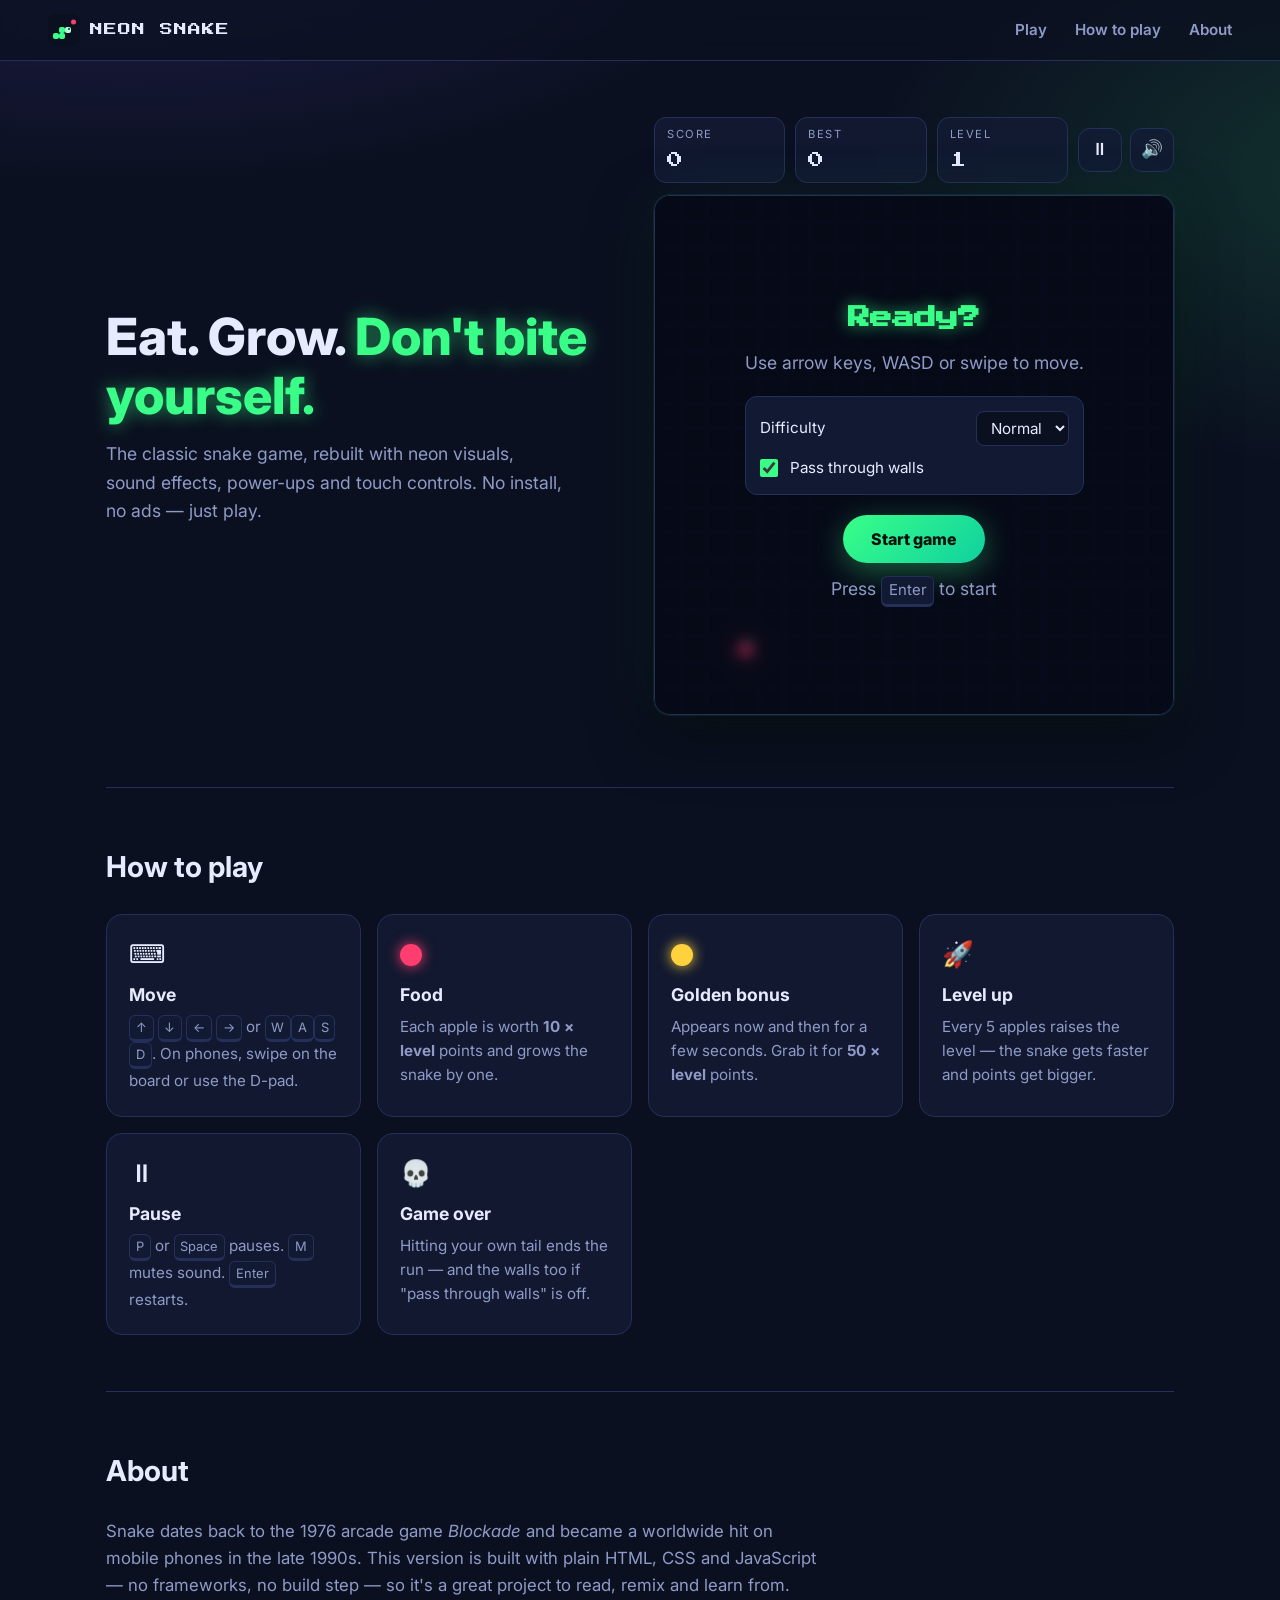
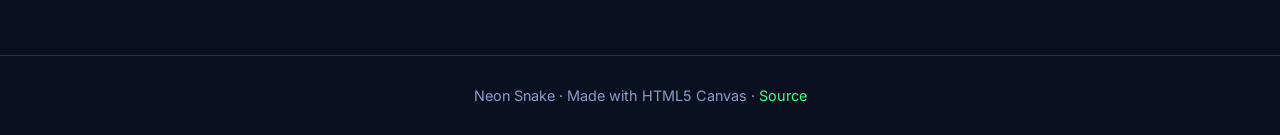
<file: index.html>
<!DOCTYPE html>
<html lang="en">
<head>
  <meta charset="UTF-8" />
  <meta name="viewport" content="width=device-width, initial-scale=1.0, viewport-fit=cover" />
  <meta name="description" content="Neon Snake — a modern, responsive take on the classic snake game. Play in your browser on desktop or mobile." />
  <meta name="theme-color" content="#0b1020" />
  <title>Neon Snake</title>
  <link rel="icon" type="image/svg+xml" href="assets/favicon.svg" />
  <link rel="manifest" href="manifest.webmanifest" />
  <link rel="preconnect" href="https://fonts.googleapis.com" />
  <link rel="preconnect" href="https://fonts.gstatic.com" crossorigin />
  <link href="https://fonts.googleapis.com/css2?family=Press+Start+2P&family=Inter:wght@400;600;800&display=swap" rel="stylesheet" />
  <link rel="stylesheet" href="css/style.css" />
</head>
<body>
  <header class="site-header">
    <a class="brand" href="#play" aria-label="Neon Snake home">
      <img src="assets/favicon.svg" alt="" width="32" height="32" />
      <span>NEON SNAKE</span>
    </a>
    <nav>
      <a href="#play">Play</a>
      <a href="#how">How to play</a>
      <a href="#about">About</a>
    </nav>
  </header>

  <main>
    <section class="hero" id="play">
      <div class="hero-text">
        <h1>Eat. Grow. <span class="glow">Don't bite yourself.</span></h1>
        <p>The classic snake game, rebuilt with neon visuals, sound effects, power-ups and touch controls. No install, no ads — just play.</p>
      </div>

      <div class="game-wrap">
        <div class="hud">
          <div class="stat"><span class="label">Score</span><span id="score" class="value">0</span></div>
          <div class="stat"><span class="label">Best</span><span id="best" class="value">0</span></div>
          <div class="stat"><span class="label">Level</span><span id="level" class="value">1</span></div>
          <div class="hud-actions">
            <button id="btn-pause" class="icon-btn" title="Pause (P / Space)" aria-label="Pause">⏸</button>
            <button id="btn-sound" class="icon-btn" title="Toggle sound (M)" aria-label="Toggle sound">🔊</button>
          </div>
        </div>

        <div class="board">
          <canvas id="game" width="600" height="600" aria-label="Snake game board" role="img"></canvas>

          <div id="overlay" class="overlay">
            <div class="panel">
              <h2 id="overlay-title">Ready?</h2>
              <p id="overlay-msg">Use arrow keys, WASD or swipe to move.</p>
              <div class="options" id="options">
                <label>Difficulty
                  <select id="difficulty">
                    <option value="easy">Easy</option>
                    <option value="normal" selected>Normal</option>
                    <option value="hard">Hard</option>
                  </select>
                </label>
                <label class="check"><input type="checkbox" id="wrap" checked /> Pass through walls</label>
              </div>
              <button id="btn-start" class="primary">Start game</button>
              <p class="hint">Press <kbd>Enter</kbd> to start</p>
            </div>
          </div>
        </div>

        <div class="dpad" aria-label="Touch controls">
          <button data-dir="up" aria-label="Up">▲</button>
          <button data-dir="left" aria-label="Left">◀</button>
          <button data-dir="down" aria-label="Down">▼</button>
          <button data-dir="right" aria-label="Right">▶</button>
        </div>
      </div>
    </section>

    <section class="how" id="how">
      <h2>How to play</h2>
      <div class="cards">
        <article class="card">
          <div class="card-icon">⌨️</div>
          <h3>Move</h3>
          <p><kbd>↑</kbd> <kbd>↓</kbd> <kbd>←</kbd> <kbd>→</kbd> or <kbd>W</kbd><kbd>A</kbd><kbd>S</kbd><kbd>D</kbd>. On phones, swipe on the board or use the D-pad.</p>
        </article>
        <article class="card">
          <div class="card-icon"><span class="dot food"></span></div>
          <h3>Food</h3>
          <p>Each apple is worth <strong>10 × level</strong> points and grows the snake by one.</p>
        </article>
        <article class="card">
          <div class="card-icon"><span class="dot bonus"></span></div>
          <h3>Golden bonus</h3>
          <p>Appears now and then for a few seconds. Grab it for <strong>50 × level</strong> points.</p>
        </article>
        <article class="card">
          <div class="card-icon">🚀</div>
          <h3>Level up</h3>
          <p>Every 5 apples raises the level — the snake gets faster and points get bigger.</p>
        </article>
        <article class="card">
          <div class="card-icon">⏸</div>
          <h3>Pause</h3>
          <p><kbd>P</kbd> or <kbd>Space</kbd> pauses. <kbd>M</kbd> mutes sound. <kbd>Enter</kbd> restarts.</p>
        </article>
        <article class="card">
          <div class="card-icon">💀</div>
          <h3>Game over</h3>
          <p>Hitting your own tail ends the run — and the walls too if "pass through walls" is off.</p>
        </article>
      </div>
    </section>

    <section class="about" id="about">
      <h2>About</h2>
      <p>Snake dates back to the 1976 arcade game <em>Blockade</em> and became a worldwide hit on mobile phones in the late 1990s. This version is built with plain HTML, CSS and JavaScript — no frameworks, no build step — so it's a great project to read, remix and learn from.</p>
    </section>
  </main>

  <footer class="site-footer">
    <p>Neon Snake · Made with HTML5 Canvas · <a href="https://github.com/" target="_blank" rel="noopener">Source</a></p>
  </footer>

  <script src="js/game.js"></script>
</body>
</html>
</file>
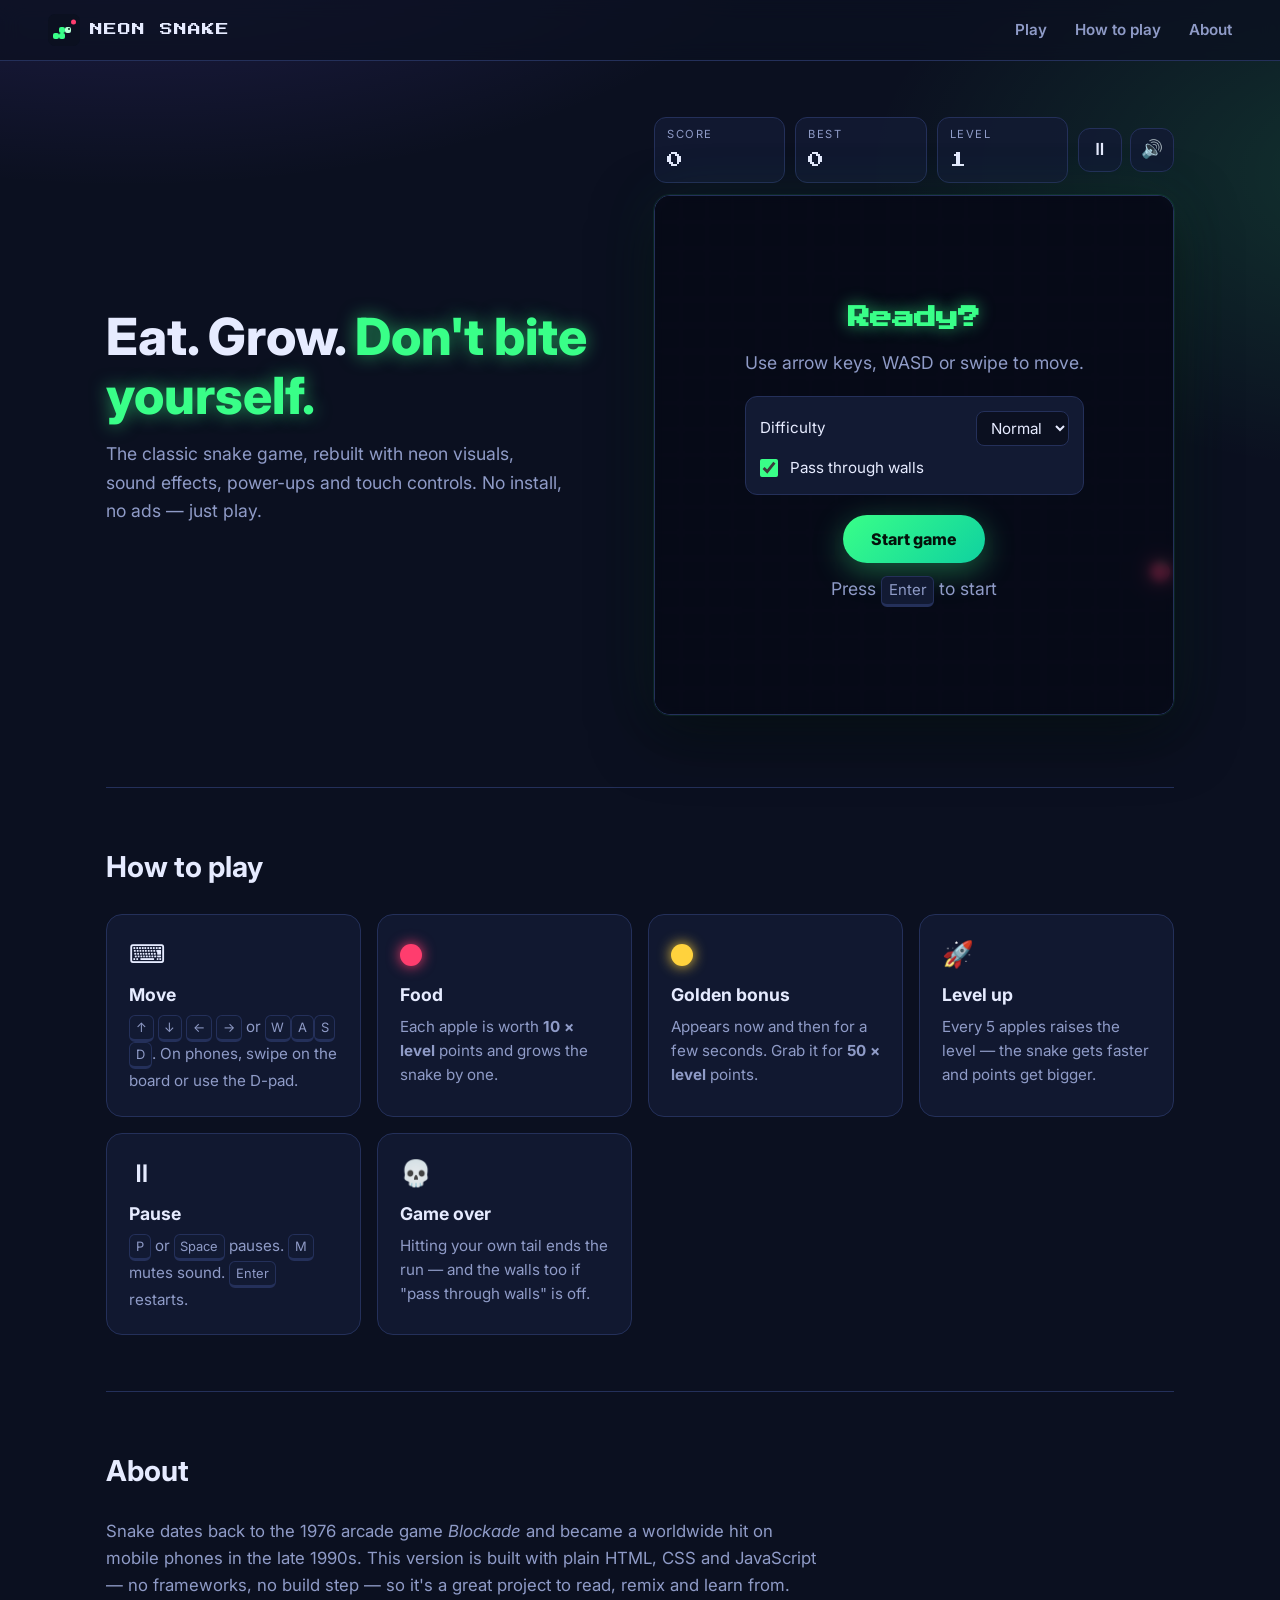
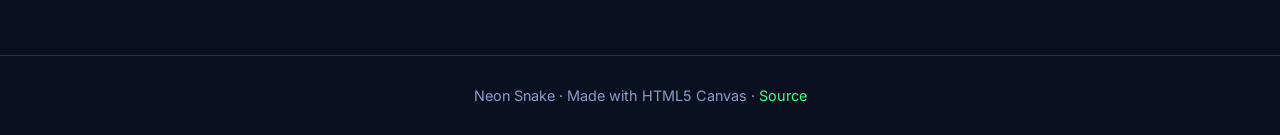
<file: snake-standalone.html>
<!DOCTYPE html>
<html lang="en">
<head>
  <meta charset="UTF-8" />
  <meta name="viewport" content="width=device-width, initial-scale=1.0, viewport-fit=cover" />
  <meta name="description" content="Neon Snake — a modern, responsive take on the classic snake game. Play in your browser on desktop or mobile." />
  <meta name="theme-color" content="#0b1020" />
  <title>Neon Snake</title>
  <link rel="icon" type="image/svg+xml" href="[data-uri]" />
  <link rel="preconnect" href="https://fonts.googleapis.com" />
  <link rel="preconnect" href="https://fonts.gstatic.com" crossorigin />
  <link href="https://fonts.googleapis.com/css2?family=Press+Start+2P&family=Inter:wght@400;600;800&display=swap" rel="stylesheet" />
  <style>
:root {
  --bg: #0b1020;
  --bg-2: #121a33;
  --panel: rgba(18, 26, 51, 0.85);
  --border: #24305a;
  --text: #e6ebff;
  --muted: #8f9bc7;
  --snake: #39ff88;
  --snake-2: #0fd1a0;
  --food: #ff3d6e;
  --bonus: #ffd23d;
  --accent: #7c5cff;
  --radius: 16px;
}

* { box-sizing: border-box; margin: 0; padding: 0; }

html { scroll-behavior: smooth; }

body {
  font-family: "Inter", system-ui, -apple-system, sans-serif;
  background:
    radial-gradient(1200px 600px at 10% -10%, rgba(124, 92, 255, 0.25), transparent 60%),
    radial-gradient(900px 500px at 110% 10%, rgba(57, 255, 136, 0.15), transparent 60%),
    var(--bg);
  color: var(--text);
  line-height: 1.6;
  min-height: 100vh;
  overflow-x: hidden;
}

a { color: var(--snake); text-decoration: none; }
a:hover { text-decoration: underline; }

kbd {
  display: inline-block;
  min-width: 1.6em;
  padding: 0.1em 0.45em;
  border: 1px solid var(--border);
  border-bottom-width: 3px;
  border-radius: 6px;
  background: var(--bg-2);
  font-family: inherit;
  font-size: 0.85em;
  text-align: center;
}

/* ---------- Header ---------- */
.site-header {
  position: sticky; top: 0; z-index: 10;
  display: flex; align-items: center; justify-content: space-between;
  padding: 14px clamp(16px, 4vw, 48px);
  background: rgba(11, 16, 32, 0.75);
  backdrop-filter: blur(10px);
  border-bottom: 1px solid var(--border);
}
.brand { display: flex; align-items: center; gap: 10px; color: var(--text); }
.brand:hover { text-decoration: none; }
.brand span { font-family: "Press Start 2P", monospace; font-size: 0.8rem; letter-spacing: 1px; }
.site-header nav { display: flex; gap: clamp(12px, 3vw, 28px); }
.site-header nav a { color: var(--muted); font-weight: 600; font-size: 0.95rem; }
.site-header nav a:hover { color: var(--text); text-decoration: none; }

/* ---------- Hero / game ---------- */
main { max-width: 1100px; margin: 0 auto; padding: 0 16px; }

.hero {
  display: grid;
  grid-template-columns: 1fr minmax(0, 520px);
  gap: 48px;
  align-items: center;
  padding: 56px 0 72px;
}

.hero h1 {
  font-size: clamp(2rem, 4.5vw, 3.2rem);
  line-height: 1.15;
  font-weight: 800;
  margin-bottom: 16px;
}
.glow {
  color: var(--snake);
  text-shadow: 0 0 18px rgba(57, 255, 136, 0.55);
}
.hero p { color: var(--muted); font-size: 1.1rem; max-width: 460px; }

.game-wrap { width: 100%; }

.hud {
  display: flex; align-items: center; gap: 10px;
  margin-bottom: 12px;
}
.stat {
  flex: 1;
  background: var(--panel);
  border: 1px solid var(--border);
  border-radius: 12px;
  padding: 8px 12px;
  display: flex; flex-direction: column;
}
.stat .label { font-size: 0.7rem; text-transform: uppercase; letter-spacing: 1.5px; color: var(--muted); }
.stat .value { font-family: "Press Start 2P", monospace; font-size: 1rem; margin-top: 4px; }
.hud-actions { display: flex; gap: 8px; }

.icon-btn {
  width: 44px; height: 44px;
  border-radius: 12px;
  border: 1px solid var(--border);
  background: var(--panel);
  color: var(--text);
  font-size: 1.1rem;
  cursor: pointer;
  transition: transform 0.1s, border-color 0.2s;
}
.icon-btn:hover { border-color: var(--snake); }
.icon-btn:active { transform: scale(0.94); }

.board {
  position: relative;
  aspect-ratio: 1 / 1;
  width: 100%;
  border-radius: var(--radius);
  overflow: hidden;
  border: 1px solid var(--border);
  box-shadow: 0 0 0 1px rgba(57, 255, 136, 0.08), 0 20px 60px rgba(0, 0, 0, 0.5), 0 0 60px rgba(57, 255, 136, 0.08);
  touch-action: none;
}
.board.shake { animation: shake 0.35s; }
@keyframes shake {
  0%, 100% { transform: translate(0, 0); }
  20% { transform: translate(-6px, 3px); }
  40% { transform: translate(5px, -4px); }
  60% { transform: translate(-4px, 2px); }
  80% { transform: translate(3px, -2px); }
}

canvas { display: block; width: 100%; height: 100%; background: #070b18; }

.overlay {
  position: absolute; inset: 0;
  display: flex; align-items: center; justify-content: center;
  background: rgba(7, 11, 24, 0.72);
  backdrop-filter: blur(4px);
  transition: opacity 0.25s;
  padding: 16px;
}
.overlay.hidden { opacity: 0; pointer-events: none; }

.panel { text-align: center; max-width: 340px; }
.panel h2 {
  font-family: "Press Start 2P", monospace;
  font-size: clamp(1rem, 4vw, 1.4rem);
  color: var(--snake);
  text-shadow: 0 0 16px rgba(57, 255, 136, 0.6);
  margin-bottom: 14px;
  line-height: 1.5;
}
.panel p { color: var(--muted); margin-bottom: 18px; }

.options {
  display: flex; flex-direction: column; gap: 10px;
  margin-bottom: 20px; text-align: left;
  background: var(--bg-2); border: 1px solid var(--border);
  padding: 14px; border-radius: 12px;
}
.options label { display: flex; justify-content: space-between; align-items: center; gap: 12px; font-size: 0.95rem; }
.options label.check { justify-content: flex-start; cursor: pointer; }
.options select {
  background: var(--bg); color: var(--text);
  border: 1px solid var(--border); border-radius: 8px;
  padding: 6px 10px; font: inherit;
}
.options input[type="checkbox"] { accent-color: var(--snake); width: 18px; height: 18px; }

.primary {
  font: 800 1rem "Inter", sans-serif;
  padding: 14px 28px;
  border: none; border-radius: 999px;
  background: linear-gradient(135deg, var(--snake), var(--snake-2));
  color: #04120b;
  cursor: pointer;
  box-shadow: 0 8px 30px rgba(57, 255, 136, 0.35);
  transition: transform 0.12s, box-shadow 0.2s;
}
.primary:hover { transform: translateY(-2px); box-shadow: 0 12px 36px rgba(57, 255, 136, 0.5); }
.primary:active { transform: translateY(0); }
.hint { font-size: 0.8rem; margin-top: 12px; margin-bottom: 0 !important; }

/* D-pad (shown on touch devices) */
.dpad {
  display: none;
  grid-template-columns: repeat(3, 64px);
  grid-template-rows: repeat(2, 64px);
  gap: 8px;
  justify-content: center;
  margin-top: 16px;
}
.dpad button {
  border-radius: 14px;
  border: 1px solid var(--border);
  background: var(--panel);
  color: var(--text);
  font-size: 1.3rem;
  touch-action: manipulation;
}
.dpad button:active { background: var(--snake); color: #04120b; }
.dpad [data-dir="up"] { grid-column: 2; grid-row: 1; }
.dpad [data-dir="left"] { grid-column: 1; grid-row: 2; }
.dpad [data-dir="down"] { grid-column: 2; grid-row: 2; }
.dpad [data-dir="right"] { grid-column: 3; grid-row: 2; }
@media (hover: none) and (pointer: coarse) { .dpad { display: grid; } }

/* ---------- How to play ---------- */
.how, .about { padding: 56px 0; border-top: 1px solid var(--border); }
.how h2, .about h2 { font-size: 1.8rem; margin-bottom: 24px; }

.cards {
  display: grid;
  grid-template-columns: repeat(auto-fit, minmax(240px, 1fr));
  gap: 16px;
}
.card {
  background: var(--panel);
  border: 1px solid var(--border);
  border-radius: var(--radius);
  padding: 22px;
  transition: transform 0.2s, border-color 0.2s;
}
.card:hover { transform: translateY(-4px); border-color: var(--accent); }
.card-icon { font-size: 1.6rem; height: 36px; display: flex; align-items: center; margin-bottom: 8px; }
.card h3 { font-size: 1.1rem; margin-bottom: 6px; }
.card p { color: var(--muted); font-size: 0.95rem; }

.dot { width: 22px; height: 22px; border-radius: 50%; display: inline-block; }
.dot.food { background: var(--food); box-shadow: 0 0 14px var(--food); }
.dot.bonus { background: var(--bonus); box-shadow: 0 0 14px var(--bonus); }

.about p { color: var(--muted); max-width: 720px; font-size: 1.05rem; }

/* ---------- Footer ---------- */
.site-footer {
  text-align: center;
  padding: 28px 16px;
  color: var(--muted);
  font-size: 0.9rem;
  border-top: 1px solid var(--border);
}

/* ---------- Responsive ---------- */
@media (max-width: 860px) {
  .hero { grid-template-columns: 1fr; gap: 28px; padding-top: 32px; }
  .hero-text { text-align: center; }
  .hero p { margin: 0 auto; }
  .game-wrap { max-width: 520px; margin: 0 auto; }
}
@media (max-width: 480px) {
  .brand span { display: none; }
  .stat .value { font-size: 0.85rem; }
  .icon-btn { width: 40px; height: 40px; }
}

@media (prefers-reduced-motion: reduce) {
  * { animation: none !important; transition: none !important; scroll-behavior: auto !important; }
}
</style>
</head>
<body>
  <header class="site-header">
    <a class="brand" href="#play" aria-label="Neon Snake home">
      <img src="[data-uri]" alt="" width="32" height="32" />
      <span>NEON SNAKE</span>
    </a>
    <nav>
      <a href="#play">Play</a>
      <a href="#how">How to play</a>
      <a href="#about">About</a>
    </nav>
  </header>

  <main>
    <section class="hero" id="play">
      <div class="hero-text">
        <h1>Eat. Grow. <span class="glow">Don't bite yourself.</span></h1>
        <p>The classic snake game, rebuilt with neon visuals, sound effects, power-ups and touch controls. No install, no ads — just play.</p>
      </div>

      <div class="game-wrap">
        <div class="hud">
          <div class="stat"><span class="label">Score</span><span id="score" class="value">0</span></div>
          <div class="stat"><span class="label">Best</span><span id="best" class="value">0</span></div>
          <div class="stat"><span class="label">Level</span><span id="level" class="value">1</span></div>
          <div class="hud-actions">
            <button id="btn-pause" class="icon-btn" title="Pause (P / Space)" aria-label="Pause">⏸</button>
            <button id="btn-sound" class="icon-btn" title="Toggle sound (M)" aria-label="Toggle sound">🔊</button>
          </div>
        </div>

        <div class="board">
          <canvas id="game" width="600" height="600" aria-label="Snake game board" role="img"></canvas>

          <div id="overlay" class="overlay">
            <div class="panel">
              <h2 id="overlay-title">Ready?</h2>
              <p id="overlay-msg">Use arrow keys, WASD or swipe to move.</p>
              <div class="options" id="options">
                <label>Difficulty
                  <select id="difficulty">
                    <option value="easy">Easy</option>
                    <option value="normal" selected>Normal</option>
                    <option value="hard">Hard</option>
                  </select>
                </label>
                <label class="check"><input type="checkbox" id="wrap" checked /> Pass through walls</label>
              </div>
              <button id="btn-start" class="primary">Start game</button>
              <p class="hint">Press <kbd>Enter</kbd> to start</p>
            </div>
          </div>
        </div>

        <div class="dpad" aria-label="Touch controls">
          <button data-dir="up" aria-label="Up">▲</button>
          <button data-dir="left" aria-label="Left">◀</button>
          <button data-dir="down" aria-label="Down">▼</button>
          <button data-dir="right" aria-label="Right">▶</button>
        </div>
      </div>
    </section>

    <section class="how" id="how">
      <h2>How to play</h2>
      <div class="cards">
        <article class="card">
          <div class="card-icon">⌨️</div>
          <h3>Move</h3>
          <p><kbd>↑</kbd> <kbd>↓</kbd> <kbd>←</kbd> <kbd>→</kbd> or <kbd>W</kbd><kbd>A</kbd><kbd>S</kbd><kbd>D</kbd>. On phones, swipe on the board or use the D-pad.</p>
        </article>
        <article class="card">
          <div class="card-icon"><span class="dot food"></span></div>
          <h3>Food</h3>
          <p>Each apple is worth <strong>10 × level</strong> points and grows the snake by one.</p>
        </article>
        <article class="card">
          <div class="card-icon"><span class="dot bonus"></span></div>
          <h3>Golden bonus</h3>
          <p>Appears now and then for a few seconds. Grab it for <strong>50 × level</strong> points.</p>
        </article>
        <article class="card">
          <div class="card-icon">🚀</div>
          <h3>Level up</h3>
          <p>Every 5 apples raises the level — the snake gets faster and points get bigger.</p>
        </article>
        <article class="card">
          <div class="card-icon">⏸</div>
          <h3>Pause</h3>
          <p><kbd>P</kbd> or <kbd>Space</kbd> pauses. <kbd>M</kbd> mutes sound. <kbd>Enter</kbd> restarts.</p>
        </article>
        <article class="card">
          <div class="card-icon">💀</div>
          <h3>Game over</h3>
          <p>Hitting your own tail ends the run — and the walls too if "pass through walls" is off.</p>
        </article>
      </div>
    </section>

    <section class="about" id="about">
      <h2>About</h2>
      <p>Snake dates back to the 1976 arcade game <em>Blockade</em> and became a worldwide hit on mobile phones in the late 1990s. This version is built with plain HTML, CSS and JavaScript — no frameworks, no build step — so it's a great project to read, remix and learn from.</p>
    </section>
  </main>

  <footer class="site-footer">
    <p>Neon Snake · Made with HTML5 Canvas · <a href="https://github.com/" target="_blank" rel="noopener">Source</a></p>
  </footer>

  <script>
/**
 * Neon Snake — classic snake game on HTML5 Canvas.
 * No dependencies. See README.md for details.
 */
(() => {
  "use strict";

  // ---------- Config ----------
  const GRID = 20;                       // cells per side
  const FOODS_PER_LEVEL = 5;             // apples needed to level up
  const BONUS_CHANCE = 0.25;             // chance a bonus spawns after eating
  const BONUS_LIFETIME = 5000;           // ms
  const SPEEDS = {                       // ms per step at level 1, min ms
    easy:   { start: 160, min: 90,  step: 8 },
    normal: { start: 120, min: 60,  step: 8 },
    hard:   { start: 85,  min: 40,  step: 6 },
  };
  const COLORS = {
    grid: "rgba(255,255,255,0.035)",
    head: "#b6ffd6",
    body1: [57, 255, 136],
    body2: [15, 209, 160],
    food: "#ff3d6e",
    bonus: "#ffd23d",
  };
  const STORAGE_KEY = "neon-snake-best";

  // ---------- DOM ----------
  const $ = (id) => document.getElementById(id);
  const canvas = $("game");
  const ctx = canvas.getContext("2d");
  const board = canvas.parentElement;
  const overlay = $("overlay");
  const overlayTitle = $("overlay-title");
  const overlayMsg = $("overlay-msg");
  const optionsEl = $("options");
  const btnStart = $("btn-start");
  const btnPause = $("btn-pause");
  const btnSound = $("btn-sound");
  const scoreEl = $("score");
  const bestEl = $("best");
  const levelEl = $("level");
  const difficultyEl = $("difficulty");
  const wrapEl = $("wrap");

  // ---------- Storage (safe) ----------
  const store = {
    get(key, fallback) {
      try { const v = localStorage.getItem(key); return v === null ? fallback : v; }
      catch { return fallback; }
    },
    set(key, value) { try { localStorage.setItem(key, value); } catch { /* ignore */ } },
  };

  // ---------- Sound ----------
  const sound = {
    enabled: store.get("neon-snake-sound", "1") === "1",
    ctx: null,
    play(freq, duration = 0.08, type = "square", vol = 0.06, slideTo = null) {
      if (!this.enabled) return;
      try {
        this.ctx = this.ctx || new (window.AudioContext || window.webkitAudioContext)();
        const t = this.ctx.currentTime;
        const osc = this.ctx.createOscillator();
        const gain = this.ctx.createGain();
        osc.type = type;
        osc.frequency.setValueAtTime(freq, t);
        if (slideTo) osc.frequency.exponentialRampToValueAtTime(slideTo, t + duration);
        gain.gain.setValueAtTime(vol, t);
        gain.gain.exponentialRampToValueAtTime(0.0001, t + duration);
        osc.connect(gain).connect(this.ctx.destination);
        osc.start(t);
        osc.stop(t + duration);
      } catch { /* audio unavailable */ }
    },
    eat()    { this.play(520, 0.07, "square", 0.05, 880); },
    bonus()  { this.play(660, 0.08); setTimeout(() => this.play(990, 0.12), 70); },
    level()  { [523, 659, 784, 1046].forEach((f, i) => setTimeout(() => this.play(f, 0.1, "triangle", 0.07), i * 80)); },
    die()    { this.play(300, 0.45, "sawtooth", 0.07, 60); },
  };

  // ---------- State ----------
  let snake, dir, dirQueue, food, bonus, score, level, eaten;
  let state = "ready";                    // ready | running | paused | over
  let best = parseInt(store.get(STORAGE_KEY, "0"), 10) || 0;
  let lastTime = 0, acc = 0;
  let particles = [];
  let cell = 30;                          // pixel size of a cell (recomputed on resize)

  const DIRS = {
    up:    { x: 0,  y: -1 },
    down:  { x: 0,  y: 1 },
    left:  { x: -1, y: 0 },
    right: { x: 1,  y: 0 },
  };

  // ---------- Setup ----------
  function resize() {
    const dpr = Math.min(window.devicePixelRatio || 1, 2);
    const size = board.clientWidth;
    canvas.width = Math.round(size * dpr);
    canvas.height = Math.round(size * dpr);
    ctx.setTransform(dpr, 0, 0, dpr, 0, 0);
    cell = size / GRID;
    draw(0);
  }

  function reset() {
    const mid = Math.floor(GRID / 2);
    snake = [
      { x: mid, y: mid },
      { x: mid - 1, y: mid },
      { x: mid - 2, y: mid },
    ];
    dir = DIRS.right;
    dirQueue = [];
    score = 0;
    level = 1;
    eaten = 0;
    bonus = null;
    particles = [];
    food = randomFreeCell();
    updateHud();
  }

  function randomFreeCell() {
    const taken = new Set(snake.map((s) => s.x + "," + s.y));
    if (food) taken.add(food.x + "," + food.y);
    if (bonus) taken.add(bonus.x + "," + bonus.y);
    const free = [];
    for (let x = 0; x < GRID; x++)
      for (let y = 0; y < GRID; y++)
        if (!taken.has(x + "," + y)) free.push({ x, y });
    return free.length ? free[Math.floor(Math.random() * free.length)] : null;
  }

  function stepInterval() {
    const s = SPEEDS[difficultyEl.value] || SPEEDS.normal;
    return Math.max(s.min, s.start - (level - 1) * s.step);
  }

  // ---------- Game flow ----------
  function start() {
    sound.ctx && sound.ctx.resume && sound.ctx.resume();
    reset();
    state = "running";
    acc = 0;
    hideOverlay();
    btnPause.textContent = "⏸";
  }

  function togglePause() {
    if (state === "running") {
      state = "paused";
      btnPause.textContent = "▶";
      showOverlay("Paused", "Press P, Space or the button to resume.", false, "Resume");
    } else if (state === "paused") {
      state = "running";
      btnPause.textContent = "⏸";
      hideOverlay();
    }
  }

  function gameOver() {
    state = "over";
    sound.die();
    board.classList.remove("shake");
    void board.offsetWidth; // restart animation
    board.classList.add("shake");
    const isRecord = score > best && score > 0;
    if (score > best) {
      best = score;
      store.set(STORAGE_KEY, String(best));
    }
    updateHud();
    setTimeout(() => {
      showOverlay(
        isRecord ? "New record!" : "Game over",
        `You scored ${score} points and reached level ${level}. Snake length: ${snake.length}.`,
        true,
        "Play again"
      );
    }, 450);
  }

  function update() {
    if (dirQueue.length) dir = dirQueue.shift();

    const head = snake[0];
    let nx = head.x + dir.x;
    let ny = head.y + dir.y;

    if (wrapEl.checked) {
      nx = (nx + GRID) % GRID;
      ny = (ny + GRID) % GRID;
    } else if (nx < 0 || ny < 0 || nx >= GRID || ny >= GRID) {
      return gameOver();
    }

    const willEat = food && nx === food.x && ny === food.y;
    // The tail moves away this step unless we're growing, so it's safe to enter
    const body = willEat ? snake : snake.slice(0, -1);
    if (body.some((s) => s.x === nx && s.y === ny)) return gameOver();

    snake.unshift({ x: nx, y: ny });

    if (willEat) {
      eaten++;
      score += 10 * level;
      burst(nx, ny, COLORS.food);
      sound.eat();
      if (eaten % FOODS_PER_LEVEL === 0) {
        level++;
        sound.level();
      }
      food = randomFreeCell();
      if (!bonus && Math.random() < BONUS_CHANCE) {
        const c = randomFreeCell();
        if (c) bonus = { ...c, expires: performance.now() + BONUS_LIFETIME };
      }
      if (!food) return win();
    } else {
      snake.pop();
    }

    if (bonus && nx === bonus.x && ny === bonus.y) {
      score += 50 * level;
      burst(nx, ny, COLORS.bonus, 26);
      sound.bonus();
      bonus = null;
    }

    updateHud();
  }

  function win() {
    state = "over";
    if (score > best) { best = score; store.set(STORAGE_KEY, String(best)); }
    updateHud();
    showOverlay("You win!", `You filled the whole board with ${score} points. Legendary.`, true, "Play again");
  }

  // ---------- Particles ----------
  function burst(gx, gy, color, count = 14) {
    const cx = (gx + 0.5), cy = (gy + 0.5);
    for (let i = 0; i < count; i++) {
      const a = Math.random() * Math.PI * 2;
      const sp = 2 + Math.random() * 5;
      particles.push({ x: cx, y: cy, vx: Math.cos(a) * sp, vy: Math.sin(a) * sp, life: 1, color });
    }
  }

  function updateParticles(dt) {
    const s = dt / 1000;
    particles = particles.filter((p) => {
      p.x += p.vx * s;
      p.y += p.vy * s;
      p.life -= s * 2;
      return p.life > 0;
    });
  }

  // ---------- Rendering ----------
  function draw(now) {
    const size = cell * GRID;
    ctx.clearRect(0, 0, size, size);

    // grid
    ctx.strokeStyle = COLORS.grid;
    ctx.lineWidth = 1;
    ctx.beginPath();
    for (let i = 1; i < GRID; i++) {
      ctx.moveTo(i * cell, 0); ctx.lineTo(i * cell, size);
      ctx.moveTo(0, i * cell); ctx.lineTo(size, i * cell);
    }
    ctx.stroke();

    if (!snake) return;

    // food (pulsing)
    const pulse = 1 + Math.sin(now / 180) * 0.08;
    if (food) drawOrb(food.x, food.y, COLORS.food, 0.36 * pulse);

    // bonus (blinks when about to expire)
    if (bonus) {
      const left = bonus.expires - now;
      if (left > 1500 || Math.floor(now / 120) % 2 === 0) {
        drawOrb(bonus.x, bonus.y, COLORS.bonus, 0.4 * pulse, true);
      }
      // timer ring
      ctx.strokeStyle = "rgba(255,210,61,0.6)";
      ctx.lineWidth = 2;
      ctx.beginPath();
      ctx.arc((bonus.x + 0.5) * cell, (bonus.y + 0.5) * cell, cell * 0.55,
        -Math.PI / 2, -Math.PI / 2 + Math.PI * 2 * Math.max(0, left / BONUS_LIFETIME));
      ctx.stroke();
    }

    // snake
    const n = snake.length;
    for (let i = n - 1; i >= 0; i--) {
      const s = snake[i];
      const t = n > 1 ? i / (n - 1) : 0;
      const [r1, g1, b1] = COLORS.body1, [r2, g2, b2] = COLORS.body2;
      const r = Math.round(r1 + (r2 - r1) * t);
      const g = Math.round(g1 + (g2 - g1) * t);
      const b = Math.round(b1 + (b2 - b1) * t);
      const pad = cell * (0.08 + t * 0.06);
      ctx.shadowColor = `rgba(${r},${g},${b},0.7)`;
      ctx.shadowBlur = i === 0 ? 18 : 8;
      ctx.fillStyle = i === 0 ? COLORS.head : `rgb(${r},${g},${b})`;
      roundRect(s.x * cell + pad, s.y * cell + pad, cell - pad * 2, cell - pad * 2, cell * 0.28);
      ctx.fill();
    }
    ctx.shadowBlur = 0;

    // eyes
    const h = snake[0];
    const cx = (h.x + 0.5) * cell, cy = (h.y + 0.5) * cell;
    const ex = dir.y !== 0 ? cell * 0.18 : 0;
    const ey = dir.x !== 0 ? cell * 0.18 : 0;
    const fx = dir.x * cell * 0.12, fy = dir.y * cell * 0.12;
    ctx.fillStyle = "#04120b";
    [[1], [-1]].forEach(([k]) => {
      ctx.beginPath();
      ctx.arc(cx + fx + ex * k, cy + fy + ey * k, cell * 0.08, 0, Math.PI * 2);
      ctx.fill();
    });

    // particles
    particles.forEach((p) => {
      ctx.globalAlpha = Math.max(0, p.life);
      ctx.fillStyle = p.color;
      ctx.beginPath();
      ctx.arc(p.x * cell, p.y * cell, cell * 0.09, 0, Math.PI * 2);
      ctx.fill();
    });
    ctx.globalAlpha = 1;
  }

  function drawOrb(gx, gy, color, radius, star = false) {
    const cx = (gx + 0.5) * cell, cy = (gy + 0.5) * cell;
    ctx.shadowColor = color;
    ctx.shadowBlur = 20;
    ctx.fillStyle = color;
    ctx.beginPath();
    if (star) {
      const spikes = 5, outer = cell * radius, inner = outer * 0.5;
      for (let i = 0; i < spikes * 2; i++) {
        const rr = i % 2 === 0 ? outer : inner;
        const a = (Math.PI / spikes) * i - Math.PI / 2;
        ctx.lineTo(cx + Math.cos(a) * rr, cy + Math.sin(a) * rr);
      }
      ctx.closePath();
    } else {
      ctx.arc(cx, cy, cell * radius, 0, Math.PI * 2);
    }
    ctx.fill();
    ctx.shadowBlur = 0;
    if (!star) {
      // little leaf
      ctx.fillStyle = "#39ff88";
      ctx.beginPath();
      ctx.ellipse(cx + cell * 0.1, cy - cell * 0.32, cell * 0.1, cell * 0.05, -0.6, 0, Math.PI * 2);
      ctx.fill();
    }
  }

  function roundRect(x, y, w, h, r) {
    ctx.beginPath();
    ctx.moveTo(x + r, y);
    ctx.arcTo(x + w, y, x + w, y + h, r);
    ctx.arcTo(x + w, y + h, x, y + h, r);
    ctx.arcTo(x, y + h, x, y, r);
    ctx.arcTo(x, y, x + w, y, r);
    ctx.closePath();
  }

  // ---------- Main loop ----------
  function loop(now) {
    const dt = lastTime ? Math.min(now - lastTime, 100) : 16;
    lastTime = now;

    if (state === "running") {
      acc += dt;
      const interval = stepInterval();
      while (acc >= interval && state === "running") {
        acc -= interval;
        update();
      }
      if (bonus && now > bonus.expires) bonus = null;
    }
    updateParticles(dt);
    draw(now);
    requestAnimationFrame(loop);
  }

  // ---------- UI helpers ----------
  function updateHud() {
    scoreEl.textContent = score;
    bestEl.textContent = Math.max(best, score);
    levelEl.textContent = level;
  }

  function showOverlay(title, msg, showOptions, buttonText) {
    overlayTitle.textContent = title;
    overlayMsg.textContent = msg;
    optionsEl.style.display = showOptions ? "" : "none";
    btnStart.textContent = buttonText;
    overlay.classList.remove("hidden");
  }
  function hideOverlay() { overlay.classList.add("hidden"); }

  function updateSoundBtn() { btnSound.textContent = sound.enabled ? "🔊" : "🔇"; }

  // ---------- Input ----------
  function queueDir(name) {
    const d = DIRS[name];
    if (!d || state !== "running") return;
    const last = dirQueue.length ? dirQueue[dirQueue.length - 1] : dir;
    if (d === last || (d.x === -last.x && d.y === -last.y)) return; // no reverse
    if (dirQueue.length < 3) dirQueue.push(d);
  }

  const KEYMAP = {
    ArrowUp: "up", KeyW: "up",
    ArrowDown: "down", KeyS: "down",
    ArrowLeft: "left", KeyA: "left",
    ArrowRight: "right", KeyD: "right",
  };

  document.addEventListener("keydown", (e) => {
    if (e.target.tagName === "SELECT") return;
    if (KEYMAP[e.code]) {
      if (state === "running") e.preventDefault();
      queueDir(KEYMAP[e.code]);
    } else if (e.code === "KeyP" || e.code === "Space") {
      if (state === "running" || state === "paused") { e.preventDefault(); togglePause(); }
    } else if (e.code === "Enter") {
      if (state === "ready" || state === "over") { e.preventDefault(); start(); }
      else if (state === "paused") { e.preventDefault(); togglePause(); }
    } else if (e.code === "KeyM") {
      toggleSound();
    }
  });

  // swipe
  let touchStart = null;
  board.addEventListener("touchstart", (e) => {
    const t = e.touches[0];
    touchStart = { x: t.clientX, y: t.clientY };
  }, { passive: true });
  board.addEventListener("touchmove", (e) => {
    if (!touchStart) return;
    const t = e.touches[0];
    const dx = t.clientX - touchStart.x, dy = t.clientY - touchStart.y;
    if (Math.max(Math.abs(dx), Math.abs(dy)) < 24) return;
    queueDir(Math.abs(dx) > Math.abs(dy) ? (dx > 0 ? "right" : "left") : (dy > 0 ? "down" : "up"));
    touchStart = { x: t.clientX, y: t.clientY };
  }, { passive: true });
  board.addEventListener("touchend", () => { touchStart = null; });

  // d-pad
  document.querySelectorAll(".dpad button").forEach((b) => {
    b.addEventListener("pointerdown", (e) => { e.preventDefault(); queueDir(b.dataset.dir); });
  });

  function toggleSound() {
    sound.enabled = !sound.enabled;
    store.set("neon-snake-sound", sound.enabled ? "1" : "0");
    updateSoundBtn();
  }

  btnStart.addEventListener("click", () => (state === "paused" ? togglePause() : start()));
  btnPause.addEventListener("click", () => {
    if (state === "running" || state === "paused") togglePause();
  });
  btnSound.addEventListener("click", toggleSound);

  // auto-pause when tab is hidden
  document.addEventListener("visibilitychange", () => {
    if (document.hidden && state === "running") togglePause();
  });

  window.addEventListener("resize", resize);

  // ---------- Init ----------
  reset();
  updateSoundBtn();
  resize();
  requestAnimationFrame(loop);
})();
</script>
</body>
</html>
</file>
<file: css/style.css>
:root {
  --bg: #0b1020;
  --bg-2: #121a33;
  --panel: rgba(18, 26, 51, 0.85);
  --border: #24305a;
  --text: #e6ebff;
  --muted: #8f9bc7;
  --snake: #39ff88;
  --snake-2: #0fd1a0;
  --food: #ff3d6e;
  --bonus: #ffd23d;
  --accent: #7c5cff;
  --radius: 16px;
}

* { box-sizing: border-box; margin: 0; padding: 0; }

html { scroll-behavior: smooth; }

body {
  font-family: "Inter", system-ui, -apple-system, sans-serif;
  background:
    radial-gradient(1200px 600px at 10% -10%, rgba(124, 92, 255, 0.25), transparent 60%),
    radial-gradient(900px 500px at 110% 10%, rgba(57, 255, 136, 0.15), transparent 60%),
    var(--bg);
  color: var(--text);
  line-height: 1.6;
  min-height: 100vh;
  overflow-x: hidden;
}

a { color: var(--snake); text-decoration: none; }
a:hover { text-decoration: underline; }

kbd {
  display: inline-block;
  min-width: 1.6em;
  padding: 0.1em 0.45em;
  border: 1px solid var(--border);
  border-bottom-width: 3px;
  border-radius: 6px;
  background: var(--bg-2);
  font-family: inherit;
  font-size: 0.85em;
  text-align: center;
}

/* ---------- Header ---------- */
.site-header {
  position: sticky; top: 0; z-index: 10;
  display: flex; align-items: center; justify-content: space-between;
  padding: 14px clamp(16px, 4vw, 48px);
  background: rgba(11, 16, 32, 0.75);
  backdrop-filter: blur(10px);
  border-bottom: 1px solid var(--border);
}
.brand { display: flex; align-items: center; gap: 10px; color: var(--text); }
.brand:hover { text-decoration: none; }
.brand span { font-family: "Press Start 2P", monospace; font-size: 0.8rem; letter-spacing: 1px; }
.site-header nav { display: flex; gap: clamp(12px, 3vw, 28px); }
.site-header nav a { color: var(--muted); font-weight: 600; font-size: 0.95rem; }
.site-header nav a:hover { color: var(--text); text-decoration: none; }

/* ---------- Hero / game ---------- */
main { max-width: 1100px; margin: 0 auto; padding: 0 16px; }

.hero {
  display: grid;
  grid-template-columns: 1fr minmax(0, 520px);
  gap: 48px;
  align-items: center;
  padding: 56px 0 72px;
}

.hero h1 {
  font-size: clamp(2rem, 4.5vw, 3.2rem);
  line-height: 1.15;
  font-weight: 800;
  margin-bottom: 16px;
}
.glow {
  color: var(--snake);
  text-shadow: 0 0 18px rgba(57, 255, 136, 0.55);
}
.hero p { color: var(--muted); font-size: 1.1rem; max-width: 460px; }

.game-wrap { width: 100%; }

.hud {
  display: flex; align-items: center; gap: 10px;
  margin-bottom: 12px;
}
.stat {
  flex: 1;
  background: var(--panel);
  border: 1px solid var(--border);
  border-radius: 12px;
  padding: 8px 12px;
  display: flex; flex-direction: column;
}
.stat .label { font-size: 0.7rem; text-transform: uppercase; letter-spacing: 1.5px; color: var(--muted); }
.stat .value { font-family: "Press Start 2P", monospace; font-size: 1rem; margin-top: 4px; }
.hud-actions { display: flex; gap: 8px; }

.icon-btn {
  width: 44px; height: 44px;
  border-radius: 12px;
  border: 1px solid var(--border);
  background: var(--panel);
  color: var(--text);
  font-size: 1.1rem;
  cursor: pointer;
  transition: transform 0.1s, border-color 0.2s;
}
.icon-btn:hover { border-color: var(--snake); }
.icon-btn:active { transform: scale(0.94); }

.board {
  position: relative;
  aspect-ratio: 1 / 1;
  width: 100%;
  border-radius: var(--radius);
  overflow: hidden;
  border: 1px solid var(--border);
  box-shadow: 0 0 0 1px rgba(57, 255, 136, 0.08), 0 20px 60px rgba(0, 0, 0, 0.5), 0 0 60px rgba(57, 255, 136, 0.08);
  touch-action: none;
}
.board.shake { animation: shake 0.35s; }
@keyframes shake {
  0%, 100% { transform: translate(0, 0); }
  20% { transform: translate(-6px, 3px); }
  40% { transform: translate(5px, -4px); }
  60% { transform: translate(-4px, 2px); }
  80% { transform: translate(3px, -2px); }
}

canvas { display: block; width: 100%; height: 100%; background: #070b18; }

.overlay {
  position: absolute; inset: 0;
  display: flex; align-items: center; justify-content: center;
  background: rgba(7, 11, 24, 0.72);
  backdrop-filter: blur(4px);
  transition: opacity 0.25s;
  padding: 16px;
}
.overlay.hidden { opacity: 0; pointer-events: none; }

.panel { text-align: center; max-width: 340px; }
.panel h2 {
  font-family: "Press Start 2P", monospace;
  font-size: clamp(1rem, 4vw, 1.4rem);
  color: var(--snake);
  text-shadow: 0 0 16px rgba(57, 255, 136, 0.6);
  margin-bottom: 14px;
  line-height: 1.5;
}
.panel p { color: var(--muted); margin-bottom: 18px; }

.options {
  display: flex; flex-direction: column; gap: 10px;
  margin-bottom: 20px; text-align: left;
  background: var(--bg-2); border: 1px solid var(--border);
  padding: 14px; border-radius: 12px;
}
.options label { display: flex; justify-content: space-between; align-items: center; gap: 12px; font-size: 0.95rem; }
.options label.check { justify-content: flex-start; cursor: pointer; }
.options select {
  background: var(--bg); color: var(--text);
  border: 1px solid var(--border); border-radius: 8px;
  padding: 6px 10px; font: inherit;
}
.options input[type="checkbox"] { accent-color: var(--snake); width: 18px; height: 18px; }

.primary {
  font: 800 1rem "Inter", sans-serif;
  padding: 14px 28px;
  border: none; border-radius: 999px;
  background: linear-gradient(135deg, var(--snake), var(--snake-2));
  color: #04120b;
  cursor: pointer;
  box-shadow: 0 8px 30px rgba(57, 255, 136, 0.35);
  transition: transform 0.12s, box-shadow 0.2s;
}
.primary:hover { transform: translateY(-2px); box-shadow: 0 12px 36px rgba(57, 255, 136, 0.5); }
.primary:active { transform: translateY(0); }
.hint { font-size: 0.8rem; margin-top: 12px; margin-bottom: 0 !important; }

/* D-pad (shown on touch devices) */
.dpad {
  display: none;
  grid-template-columns: repeat(3, 64px);
  grid-template-rows: repeat(2, 64px);
  gap: 8px;
  justify-content: center;
  margin-top: 16px;
}
.dpad button {
  border-radius: 14px;
  border: 1px solid var(--border);
  background: var(--panel);
  color: var(--text);
  font-size: 1.3rem;
  touch-action: manipulation;
}
.dpad button:active { background: var(--snake); color: #04120b; }
.dpad [data-dir="up"] { grid-column: 2; grid-row: 1; }
.dpad [data-dir="left"] { grid-column: 1; grid-row: 2; }
.dpad [data-dir="down"] { grid-column: 2; grid-row: 2; }
.dpad [data-dir="right"] { grid-column: 3; grid-row: 2; }
@media (hover: none) and (pointer: coarse) { .dpad { display: grid; } }

/* ---------- How to play ---------- */
.how, .about { padding: 56px 0; border-top: 1px solid var(--border); }
.how h2, .about h2 { font-size: 1.8rem; margin-bottom: 24px; }

.cards {
  display: grid;
  grid-template-columns: repeat(auto-fit, minmax(240px, 1fr));
  gap: 16px;
}
.card {
  background: var(--panel);
  border: 1px solid var(--border);
  border-radius: var(--radius);
  padding: 22px;
  transition: transform 0.2s, border-color 0.2s;
}
.card:hover { transform: translateY(-4px); border-color: var(--accent); }
.card-icon { font-size: 1.6rem; height: 36px; display: flex; align-items: center; margin-bottom: 8px; }
.card h3 { font-size: 1.1rem; margin-bottom: 6px; }
.card p { color: var(--muted); font-size: 0.95rem; }

.dot { width: 22px; height: 22px; border-radius: 50%; display: inline-block; }
.dot.food { background: var(--food); box-shadow: 0 0 14px var(--food); }
.dot.bonus { background: var(--bonus); box-shadow: 0 0 14px var(--bonus); }

.about p { color: var(--muted); max-width: 720px; font-size: 1.05rem; }

/* ---------- Footer ---------- */
.site-footer {
  text-align: center;
  padding: 28px 16px;
  color: var(--muted);
  font-size: 0.9rem;
  border-top: 1px solid var(--border);
}

/* ---------- Responsive ---------- */
@media (max-width: 860px) {
  .hero { grid-template-columns: 1fr; gap: 28px; padding-top: 32px; }
  .hero-text { text-align: center; }
  .hero p { margin: 0 auto; }
  .game-wrap { max-width: 520px; margin: 0 auto; }
}
@media (max-width: 480px) {
  .brand span { display: none; }
  .stat .value { font-size: 0.85rem; }
  .icon-btn { width: 40px; height: 40px; }
}

@media (prefers-reduced-motion: reduce) {
  * { animation: none !important; transition: none !important; scroll-behavior: auto !important; }
}
</file>
